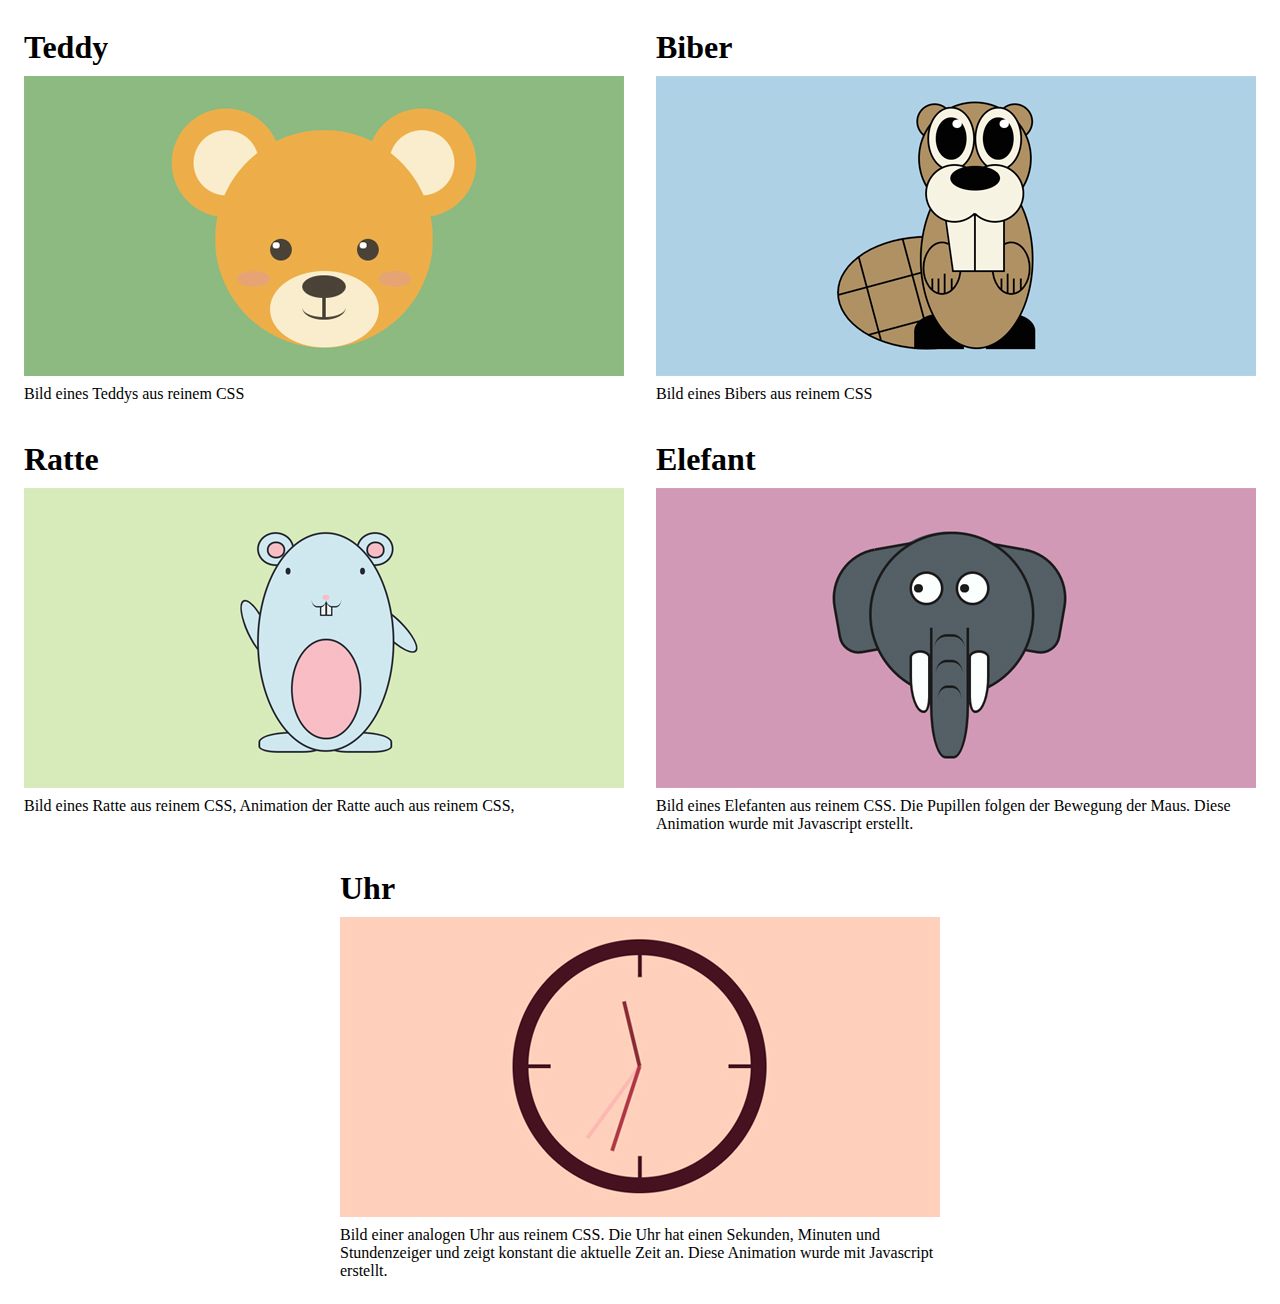
<file: index.html>
<!DOCTYPE html>
<html>
	<head>
		<link rel="stylesheet" type="text/css" href="stylesheet.css">
		<meta charset="utf-8">
		<title>Showcase</title>
	</head>
	<body>
		<div class="items">
			<div class="item">
				<h1>Teddy</h1>
				<a target="_blank" rel="noopener noreferrer" href="Teddy/index.html"><img src="images/Teddy.jpg"></a>
				<p>Bild eines Teddys aus reinem CSS</p>
			</div>

			<div class="item">
				<h1>Biber</h1>
				<a target="_blank" rel="noopener noreferrer" href="Beaver/index.html"><img src="images/Biber.jpg"></a>
				<p>Bild eines Bibers aus reinem CSS</p>
			</div>

			<div class="item">
				<h1>Ratte</h1>
				<a target="_blank" rel="noopener noreferrer" href="Rat/index.html"><img src="images/Ratte.jpg"></a>
				<p>Bild eines Ratte aus reinem CSS, Animation der Ratte auch aus reinem CSS,</p>
			</div>

			<div class="item">
				<h1>Elefant</h1>
				<a target="_blank" rel="noopener noreferrer" href="Elephant/index.html"><img src="images/Elefant.jpg"></a>
				<p>Bild eines Elefanten aus reinem CSS. Die Pupillen folgen der Bewegung der Maus. Diese Animation wurde mit Javascript erstellt.</p>
			</div>

			<div class="item">
				<h1>Uhr</h1>
				<a target="_blank" rel="noopener noreferrer" href="animierteUhr/animierteUhr.html"><img src="images/Uhr.jpg"></a>
				<p>Bild einer analogen Uhr aus reinem CSS. Die Uhr hat einen Sekunden, Minuten und Stundenzeiger und zeigt konstant die aktuelle Zeit an. Diese Animation wurde mit Javascript erstellt.</p>
			</div>
		</div>
	</body>
</html>
</file>
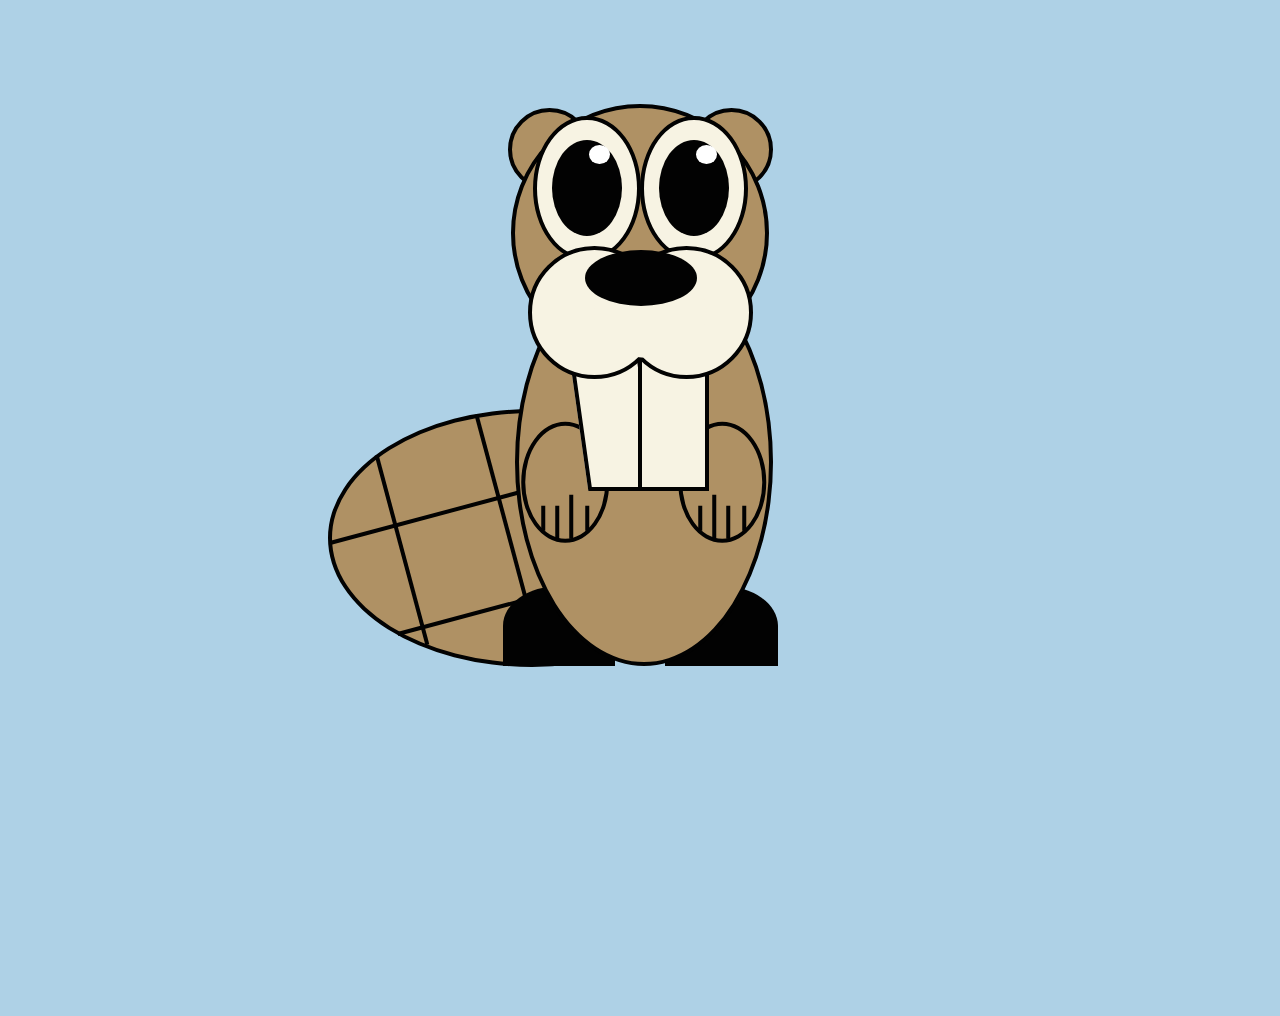
<file: Beaver/index.html>
<!DOCTYPE html>
<html>
	<head>
		<title></title>
		<link rel="stylesheet" type="text/css" href="index.css">
	</head>
	<body>
		<div class="container">
			<div class="head">
				<!-- Head -->
				<div class="headCopy"></div>

				<!-- Left Ear -->
				<div class="leftEar"></div>

				<!-- Right Ear -->
				<div class="rightEar"></div>

				<!-- Left Eye -->
				<div class="leftEye">
					<div class="pupil">
						<div class="leftReflection"></div>
					</div>
				</div>

				<!-- Right Eye -->
				<div class="rightEye">
					<div class="pupil">
						<div class="rightReflection"></div>
					</div>
				</div>

				<!-- Mouth Area -->
				<div class="rightMouthArea"></div>				
				<div class="leftMouthArea">
					<div class="mouthBorder"></div>
					<!-- Nose -->
					<div class="nose"></div>
				</div>
					<!-- Teeth -->
				<div class="leftTooth"></div>
				<div class="rightTooth"></div>

			</div>

			<div class="body">
				<!-- Body -->
				<div class="bodyCopy"></div>

				<!-- Tail -->
				<div class="tail">
					<!-- Tail Lines -->
					<div class="leftLine"></div>
					<div class="leftLineCopy"></div>
					<div class="rightLine"></div>
					<div class="rightLineCopy"></div>
				</div>

				<!-- Left Foot -->
				<div class="leftFoot"></div>

				<!-- Right Foot -->
				<div class="rightFoot"></div>

				<!-- Left Arm -->
				<div class="leftArm">
					<div class="finger1"></div>		
					<div class="finger2"></div>
					<div class="finger3"></div>
					<div class="finger4"></div>
				</div>

				<!-- Right Arm -->
				<div class="rightArm">
					<div class="finger1"></div>
					<div class="finger2Copy"></div>
					<div class="finger3Copy"></div>
					<div class="finger4"></div>
				</div>
			</div>
		</div>
	</body>
</html>
</file>
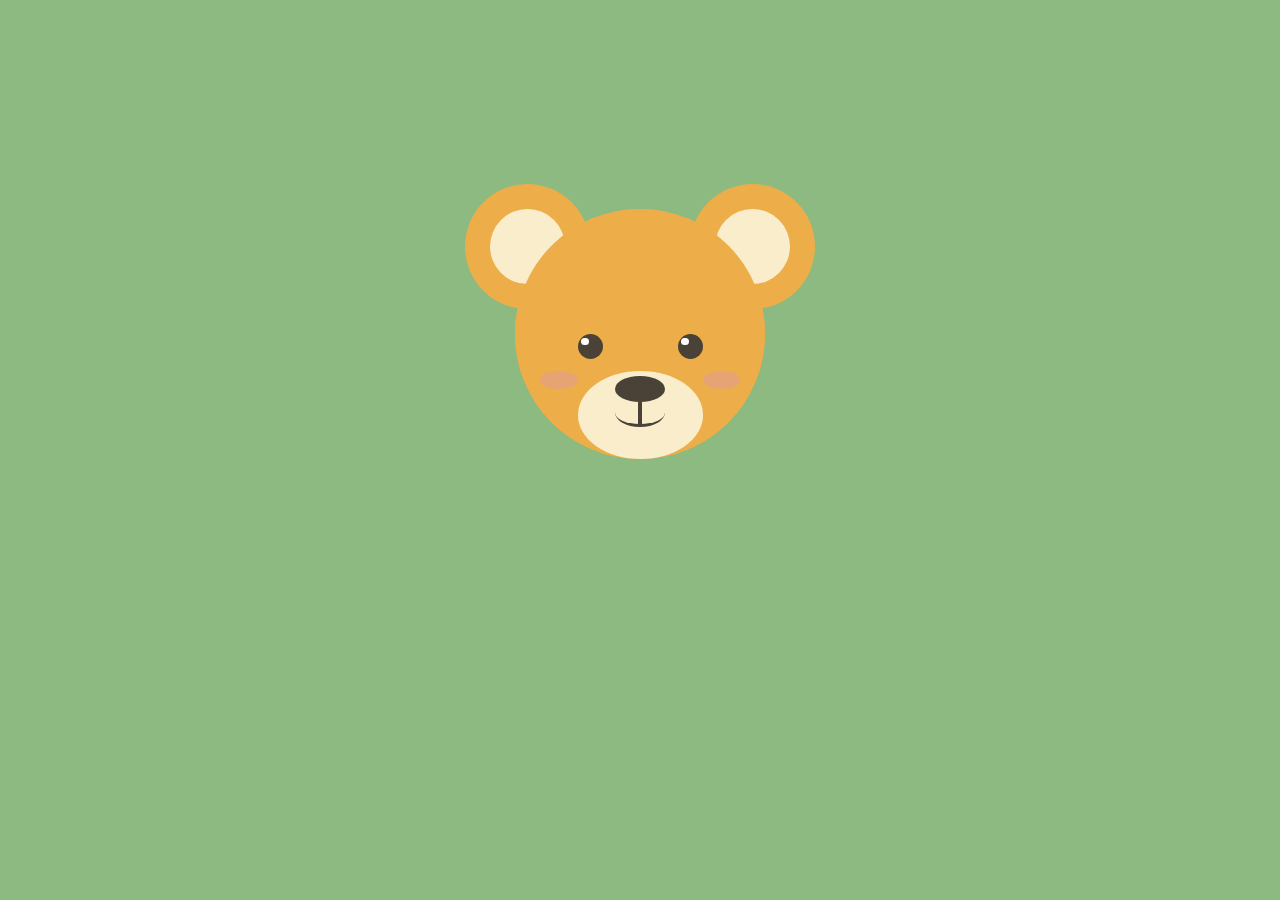
<file: Day 1 - Teddy/index.html>
<!DOCTYPE html>
<html>
	<head>
		<title>Cub</title>
		<link rel="stylesheet" type="text/css" href="index.css">
	</head>
	<body>
		<div class="container">
			<div class="head">
				<!-- Kopf -->
				<div class="headCopy"></div>

				<!-- linkes Ohr -->
				<div class="leftEar">
					<div class="innerEar"></div>
				</div>

				<!-- rechtes Ohr -->
				<div class="rightEar">
					<div class="innerEar"></div>
				</div>

				<!-- linkes Auge -->
				<div class="leftEye">
					<div class="pupil"></div>
				</div>

				<!-- rechtes Auge -->
				<div class="rightEye">
					<div class="pupil"></div>
				</div>

				<div class="blushLeft">
				</div>

				<div class="blushRight"></div>

				<!-- Mund -->
				<div class="mouthArea">
					<div class="nose"></div>
					<div class="smile"></div>
					<div class="mouth"></div>
				</div>
			</div>
		</div>
	</body>
</html>
</file>
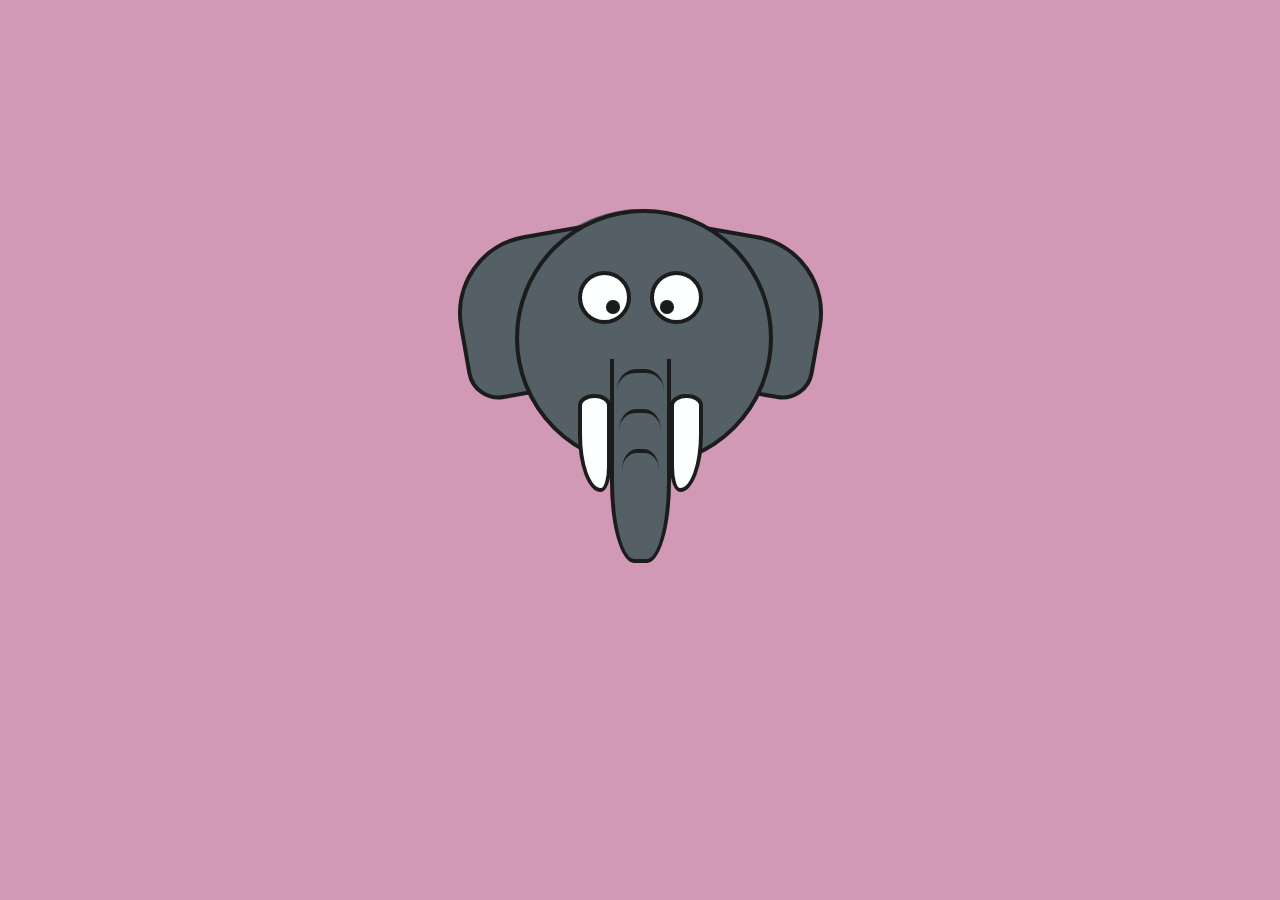
<file: Day 2 - Elephant/index.html>
<!DOCTYPE html>
<html>
	<head>
		<title>Elephant</title>
		<link rel="stylesheet" type="text/css" href="index.css">
	</head>
	<body>
		<div class="container">
			<div class="head">

				<!-- Head -->
				<div class="headCopy"></div>

				<!-- Left Ear -->
				<div class="leftEar"></div>

				<!-- Right Ear -->
				<div class="rightEar"></div>

				<!-- Left Eye -->
				<div id="leftEye">
					<div id="leftPupil"></div>
				</div>

				<!-- Right Eye -->
				<div id="rightEye">
					<div id="rightPupil"></div>
				</div>

				<!-- Nose -->
				<div class="nose">
					<div class="line1"></div>
					<div class="line2"></div>
					<div class="line3"></div>
				</div>

				<!-- Left Tooth -->
				<div class="leftTooth"></div>

				<!-- Right Tooth -->
				<div class="rightTooth"></div>
			</div>
		</div>
		<script type="text/javascript" src="index.js"></script>
	</body>
</html>
</file>
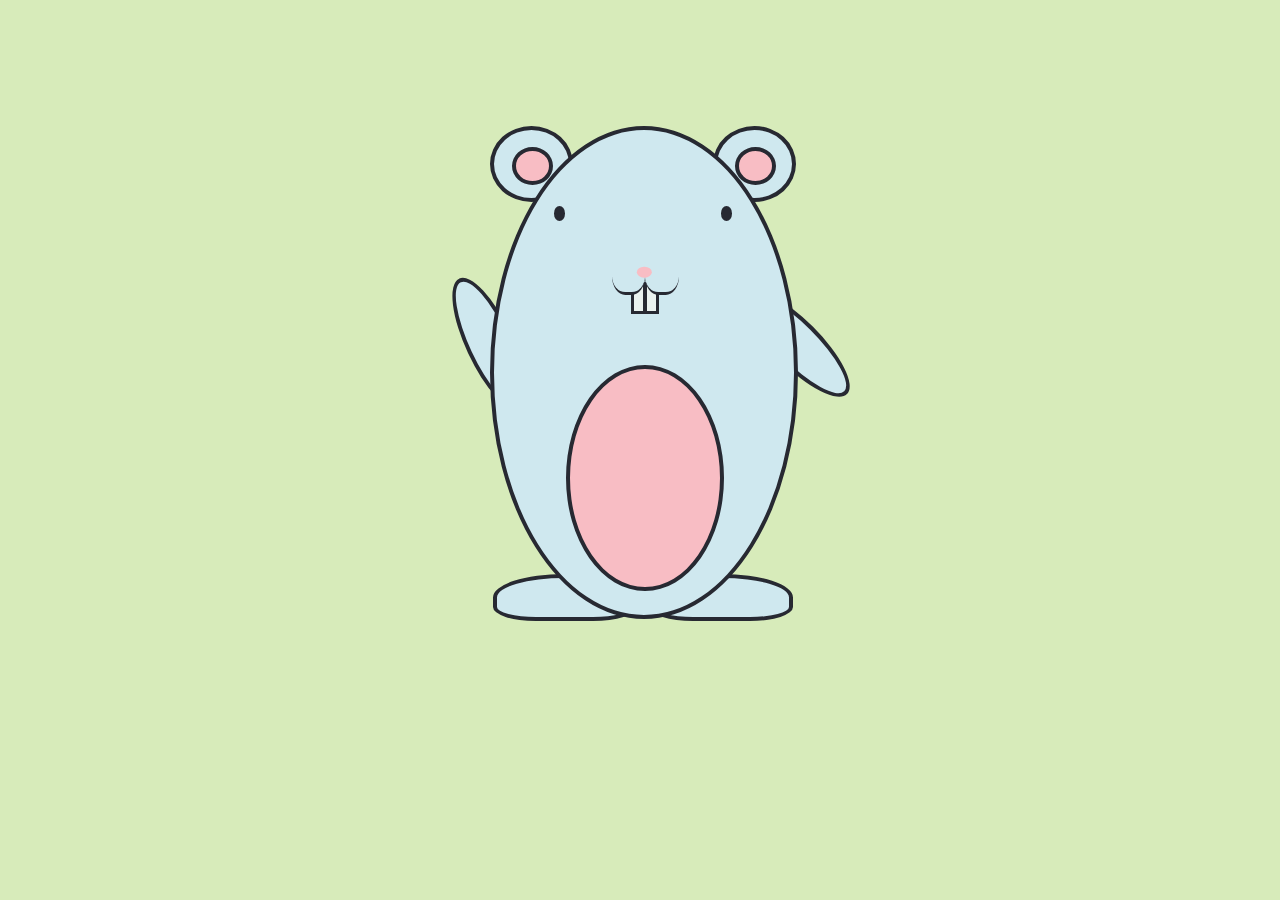
<file: Day 4 - Rat/index.html>
<!DOCTYPE html>
<html>
	<head>
		<title>Pure CSS Image - Rat</title>
		<link rel="stylesheet" type="text/css" href="index.css">
	</head>

	<body>
		<div class="container">
			<div class="body">
				<!-- Body -->
				<div class="bodyCopy">
					<div class="innerBody"></div>
				</div>

				<!-- Left Ear -->
				<div class="leftEar">
					<div class="innerEar"></div>
				</div>

				<!-- Right Ear -->
				<div class="rightEar">
					<div class="innerEar"></div>
				</div>

				<!-- Left Foot -->
				<div class="leftFoot"></div>

				<!-- Right Foot -->
				<div class="rightFoot"></div>

				<!-- Left Arm -->
				<div class="leftArm"></div>

				<!-- Right Arm -->
				<div class="rightArm"></div>

				<!-- Face: -->
				<div class="face">
					<!-- left Eye-->
					<div class="leftEye"></div>

					<!-- right Eye -->		
					<div class="rightEye"></div>

					<!-- Nose -->
					<div class="nose"></div>

					<!-- Mouth -->
					<div class="leftMouth"></div>
					<div class="leftTooth"></div>
					<div class="rightMouth"></div>	
					<div class="rightTooth"></div>
		
				</div>
			</div>
		</div>
	</body>
</html>
</file>
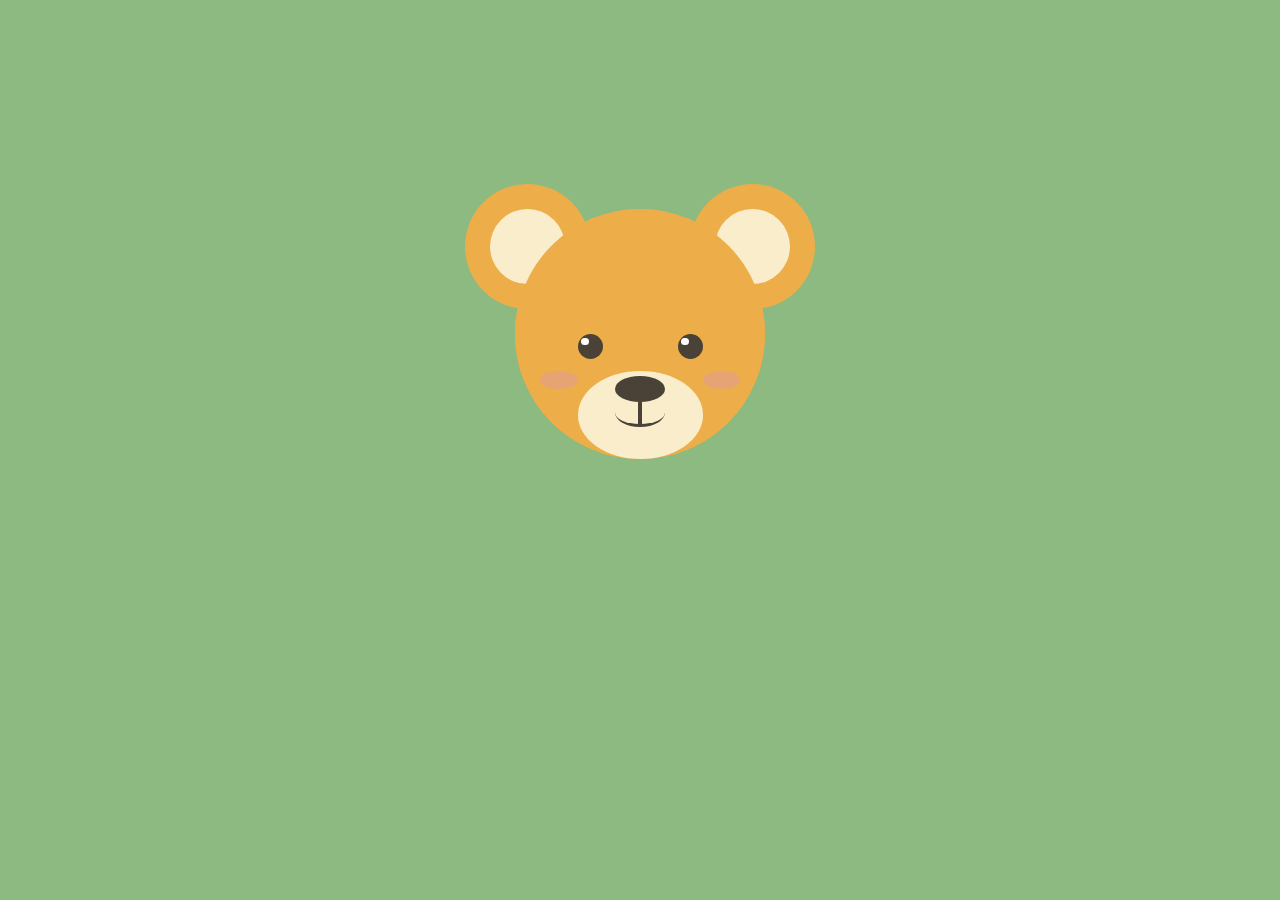
<file: Teddy/index.html>
<!DOCTYPE html>
<html>
	<head>
		<title>Teddy</title>
		<link rel="stylesheet" type="text/css" href="index.css">
	</head>
	<body>
		<div class="container">
			<div class="head">
				<!-- Kopf -->
				<div class="headCopy"></div>

				<!-- linkes Ohr -->
				<div class="leftEar">
					<div class="innerEar"></div>
				</div>

				<!-- rechtes Ohr -->
				<div class="rightEar">
					<div class="innerEar"></div>
				</div>

				<!-- linkes Auge -->
				<div class="leftEye">
					<div class="pupil"></div>
				</div>

				<!-- rechtes Auge -->
				<div class="rightEye">
					<div class="pupil"></div>
				</div>

				<div class="blushLeft">
				</div>

				<div class="blushRight"></div>

				<!-- Mund -->
				<div class="mouthArea">
					<div class="nose"></div>
					<div class="smile"></div>
					<div class="mouth"></div>
				</div>
			</div>
		</div>
	</body>
</html>
</file>
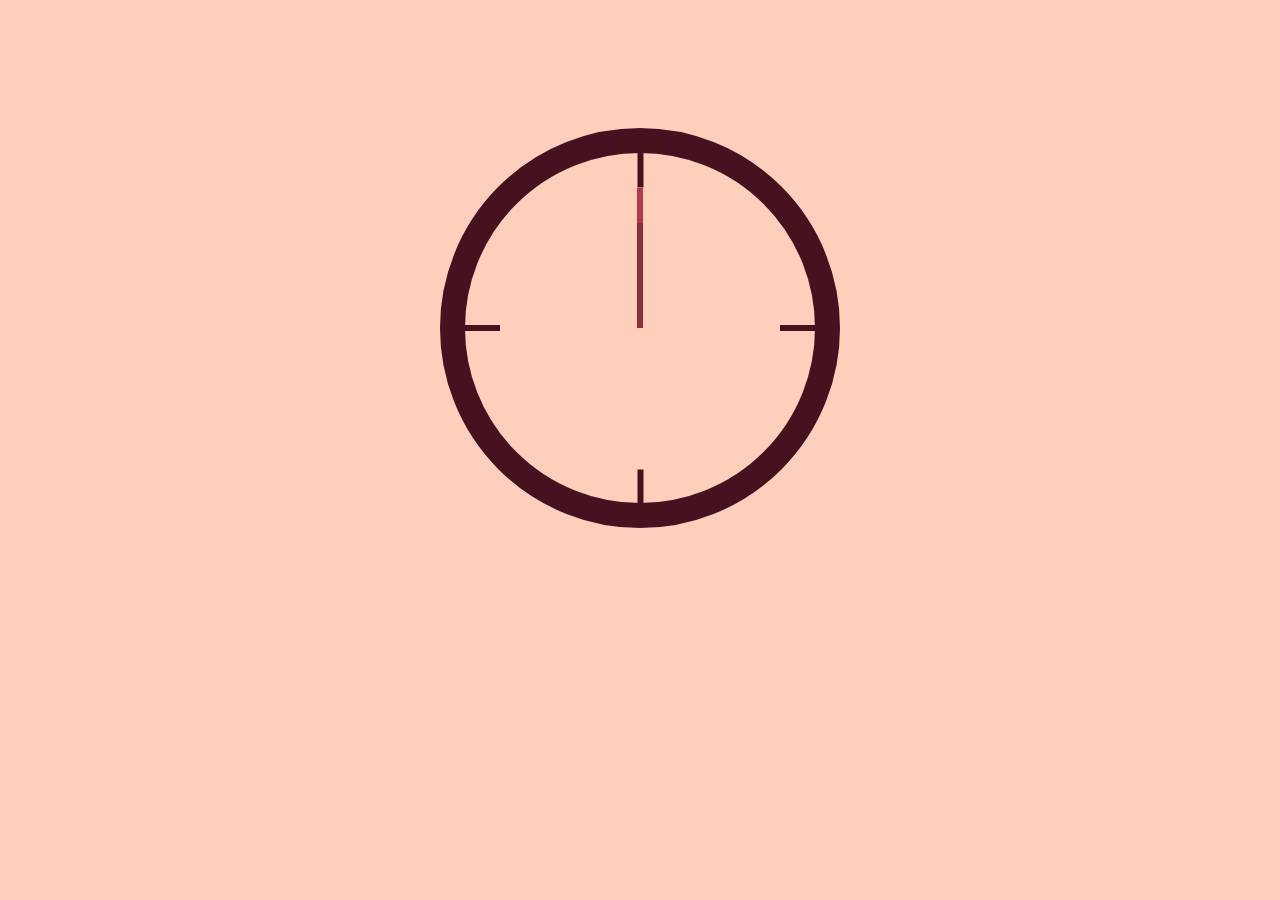
<file: animierteUhr/animierteUhr.html>
<!DOCTYPE html>
<html>
	<head>
		<title>animierte Uhr</title>
		<link rel="stylesheet" type="text/css" href="animierteUhr.css">
	</head>
	<body>
		<div class="uhr">
			<div class="rahmen">
				<div class="oberflache">
					<div class="marker"></div>
					<div class="marker"></div>
					<div class="marker"></div>
					<div class="marker"></div>
				</div>

				<div class="sekunde zeiger"></div>
				<div class="minute zeiger"></div>
				<div class="stunde zeiger"></div>
			</div>
		</div>

		<script type="text/javascript" src="animierteUhr.js"></script>
	</body>
</html>
</file>
<file: stylesheet.css>
.items{
	display: flex;
	flex-wrap: wrap;
	justify-content: space-around;
}

.item{
	width: 600px;
}

h1{
	margin-bottom: 10px;
}

p{
	margin-top: 5px;
}

@media(max-width: 650px){
	img{
		max-width: 100%;
	}
}
</file>
<file: Beaver/index.css>
body{
	background-color: #AED1E6;
}

.container{
	width: 1000px;
	height: 1000px;
	margin: auto;
	display: block;
	position: relative;
}

.head{
	width: 25%;
	height: 25%;
	border-radius: 50%;
	position: absolute;
	top: 10%;
	left: 37.5%;
}

.headCopy{
	position: absolute;
	width: 100%;
	height: 100%;
	border-radius: 50%;
	border: 4px solid #020202;
	background-color: #AF9164;
	z-index: 2;
	top: -4px;
	left: -4px;
}

.leftEar, .rightEar{
	background-color: #AF9164;
	border: 4px solid #020202;
	width: 30%;
	height: 30%;
	border-radius: 50%;
	position: absolute;
}

.leftEar{
	left: -3%;
}

.rightEar{
	right: -3%;
}

.leftEye, .rightEye{
	background-color: #F7F3E3;
	border: 4px solid #020202;
	width: 40%;
	height: 55%;
	position: absolute;
	border-radius: 50%;
	z-index: 3;
	top: 3%;
}

.leftEye{
	left: 7%;
}

.rightEye{
	right: 7%;
}

.pupil{
	background-color: #020202;
	position: absolute;
	left: 15%;
	top: 15%;
	width: 70%;
	height: 70%;
	border-radius: 50%;
}

.leftReflection, .rightReflection{
	background-color: white;
	height: 20%;
	width: 30%;
	border-radius: 50%;
	position: absolute;
	top: 5%;
	right: 16%;
}

.leftMouthArea, .rightMouthArea{
	border-radius: 50%;
	background-color: #F7F3E3;
	position: absolute;
	top: 55%;
	z-index: 6;
	border: 4px solid #020202;
}

.leftMouthArea{
	left: 5%;
	width: 50%;
	height: 50%;
}

.rightMouthArea{
	right: 5%;
	width: 50%;
	height: 50%;
}

.mouthBorder{
	background-color: #F7F3E3;
	width: 90%;
	height: 74%;
	position: absolute;
	border-radius: 50%;
	top: 13%;
	left: 50%;
}

.nose{
	background-color: #020202;
	position: absolute;
	height: 45%;
	width: 90%;
	border-radius: 50%;
	left: 42.5%;
}

.leftTooth, .rightTooth{
	background-color: #F7F3E3;
	border: 4px solid #020202;
	height: 50%;
	width: 25%;
	position: absolute;
	top: 100%;
	z-index: 5;
}

.leftTooth{
	left: 25.75%;
	transform: skew(8deg);
}

.rightTooth{
	right: 22.5%;
}

.body{
	width: 25%;
	height: 40%;
	border-radius: 50%;
	position: absolute;
	left: 37.5%;
	top: 25%;
}

.bodyCopy{
	position: absolute;
	width: 100%;
	height: 100%;
	border-radius: 50%;
	border: 4px solid #020202;
	background-color: #AF9164;
	z-index: 3;
}

.tail{
	position: absolute;
	width: 100%;
	height: 100%;
	border-radius: 50%;
	border: 4px solid #020202;
	background-color: #AF9164;
	transform: rotate(90deg);
	top: 19%;
	left: -45%;
	z-index: 1
}

.leftLine, .leftLineCopy, .rightLine, .rightLineCopy{
	background-color: #020202;
	width: 4px;
	height: 100%;
	position: absolute;
	z-index: 2;
}

.leftLine, .leftLineCopy{
	transform: rotate(-15deg);
}

.leftLine{
	left: 70%;
	height: 85%;
}

.leftLineCopy{
	left: 30%;
	height: 102%;
}

.rightLine, .rightLineCopy{
	transform: rotate(75deg);
}

.rightLine{
	top: 58%;
	height: 49%;
	left: 54%;
}

.rightLineCopy{
	height: 65%;
	top: 23%;
	left: 50%;
}

.leftFoot, .rightFoot{
	background-color: #020202;
	height: 20%;
	width: 45%;
	border-top-left-radius: 50%;
	border-top-right-radius: 50%;
	z-index: 2;
	position: absolute;
	top: 82%;
}

.leftFoot{
	left: -5%;
}

.rightFoot{
	right: -5%;
}

.leftArm, .rightArm{
	width: 45%;
	height: 20%;
	border-radius: 50%;
	z-index: 4;
	border: 4px solid #020202;
	background-color: #AF9164;
	position: absolute;
	transform: rotate(90deg);
	top: 45%;
}

.leftArm{
	left: -4%;
}

.rightArm{
	right: -7%;
}

.finger1, .finger2, .finger3, .finger4, .finger2Copy, .finger3Copy{
	position: absolute;
	height: 4px;
	width: 22%;
	background-color: #020202;
	z-index: 5;
}

.finger1{
	right: 7%;
	bottom: 20%;
}

.finger4{
	right: 7%;
	bottom: 75%;
}

.finger3{
	right: 0;
	bottom: 38%;
	width: 29%;
}

.finger2{
	bottom: 55%;
	right: 0;
	width: 39%;
}

.finger2Copy{
	bottom: 38%;
	right: 0;
	width: 39%;
}

.finger3Copy{
	right: 0;
	bottom: 55%;
	width: 29%;
}

@media(max-width: 1024px){
	.container{
		width: 750px;
		height: 750px;
	}
	.rightTooth{
		margin-top: 1px;
	}
	.mouthBorder{
		height: 75%;
	}
}

@media(max-width: 768px){
	.container{
		width: 650px;
		height: 650px;
	}
	.mouthBorder{
		height: 76%;
	}
	.leftEye, .rightEye{
		width: 38%;
	}
	.rightTooth{
		margin-top: 0;
	}
	.leftFoot, .rightFoot{
		top: 84%;
	}
}

@media(max-width: 660px){
	.container{
		width: 550px;
		height: 550px;
	}
	.rightTooth{
		margin-top: 1px;
	}
	.mouthBorder{
		height: 77%;
	}
}

@media(max-width: 560px){
	.container{
		width: 450px;
		height: 450px;
	}
	.rightTooth{
		margin-top: 0;
	}
	.mouthBorder{
		height: 79%;
	}
}

@media(max-width: 460px){
	.container{
		width: 420px;
		height: 420px;
	}	
	.leftEye, .rightEye{
		width: 36%;
	}
	.leftEar {
		left: -7%;
	}
	.rightEar {
		right: -8%;
	}
}
</file>
<file: Day 1 - Teddy/index.css>
body{
	background-color: #8CBA80;
}

.container{
	width: 500px;
	height: 500px;
	margin: auto;
	margin-top: 10%;
	display: block;
	position: relative;
}

.head{
	background-color: #EDAE49;
	width: 50%;
	height: 50%;
	border-radius: 50%;
	position: absolute;
	top: 16.5%;
	left: 25%;
}

.headCopy{
	position: absolute;
	width: 100%;
	height: 100%;
	background-color: #EDAE49;
	border-radius: 50%;
	z-index: 2;
}

.leftEar{
	position: absolute;
	z-index: 1;
	background-color: #EDAE49;
	width: 50%;
	height: 50%;
	border-radius: 50%;
	top: -10%;
	left: -20%;
}

.rightEar{
	position: absolute;
	z-index: 1;
	background-color: #EDAE49;
	width: 50%;
	height: 50%;
	border-radius: 50%;
	top: -10%;
	right: -20%;
}

.innerEar{
	position: absolute;
	border-radius: 50%;
	background-color: #F9EDCC;
	width: 60%;
	height: 60%;
	top: 20%;
	left: 20%;
}

.leftEye{
	background-color: #4B4237;
	width: 10%;
	height: 10%;
	border-radius: 50%;
	z-index: 3;
	position: absolute;
	top: 50%;
	left: 25%;
}

.rightEye{
	background-color: #4B4237;
	width: 10%;
	height: 10%;
	border-radius: 50%;
	z-index: 3;
	position: absolute;
	top: 50%;
	right: 25%;
}

.pupil{
	background-color: white;
	position: absolute;
	width: 30%;
	height: 30%;
	top: 15%;
	left: 15%;
	border-radius: 50%;
}

.blushLeft{
	position: absolute;
	width: 15%;
	height: 7%;
	background-color: rgba(214,143,214,0.3);
	border-radius: 50%;
	z-index: 3;
	top: 65%;
	left: 10%;
}

.blushRight{
	position: absolute;
	width: 15%;
	height: 7%;
	background-color: rgba(214,143,214,0.3);
	border-radius: 50%;
	z-index: 3;
	top: 65%;
	right: 10%;
}

.mouthArea{
	z-index: 3;
	background-color: #F9EDCC;
	position: absolute;
	width: 50%;
	height: 35%;
	bottom: 0;
	left: 25%;
	border-radius: 50%;
}

.mouth{
	position: absolute;
	width: 3%;
	height: 25%;
	background-color: #4B4237;
	left: 48.5%;
	top: 35%;
}

.smile{
	position: absolute;
	border-bottom: 3px #4B4237 solid;
	width: 40%;
	height: 30%;
	left: 30%;
	top: 30%;
	border-radius: 50%;
}

.nose{
	position: absolute;
	background-color: #4B4237;
	width: 40%;
	height: 30%;
	border-radius: 50%;
	left: 30%;
	top: 5%;
}
</file>
<file: Day 2 - Elephant/index.css>
body{
	background-color: #D199B6;
}

.container{
	width: 500px;
	height: 500px;
	margin: auto;
	margin-top: 10%;
	display: block;
	position: relative;
}

.head{
	background-color: #545F66;
	width: 50%;
	height: 50%;
	border-radius: 50%;
	position: absolute;
	top: 16.5%;
	left: 25%;
}

.headCopy{
	width: 100%;
	height: 100%;
	position: absolute;
	border-radius: 50%;
	z-index: 2;
	background-color: #545F66;
	border: 4px solid #1C1C1C;
}

#leftEye{
	background-color: #FBFFFE;
	border: 4px solid #1C1C1C;
	width: 18%;
	height: 18%;
	border-radius: 50%;
	z-index: 3;
	position: absolute;
	left: 25%;
	top: 25%;
}

#leftPupil{
	background-color: #1C1C1C;
	border-radius: 50%;
	height: 30%;
	width: 30%;
	bottom: 15%;
	right: 15%;
	position: absolute;
}

#rightEye{
	background-color: #FBFFFE;
	border: 4px solid #1C1C1C;
	width: 18%;
	height: 18%;
	border-radius: 50%;
	z-index: 3;
	position: absolute;
	right: 25%;
	top: 25%;
}

#rightPupil{
	background-color: #1C1C1C;
	border-radius: 50%;
	height: 30%;
	width: 30%;
	bottom: 15%;
	left: 15%;
	position: absolute;
}

.leftTooth{
	z-index: 3;
	position: absolute;
	top: 80%;
	left: 25%;
	background-color: #FBFFFE;
	border: 4px solid #1C1C1C;
	width: 10%;
	height: 30%;
	border-radius: 0 0 40% 90%;
}

.leftTooth::before{
	background-color: #FBFFFE;
	width: 99%;
	height: 25%;
	border-radius: 50% 50% 0 0;
	border-top: 4px solid #1C1C1C;
	border-left: 4px solid #1C1C1C;
	border-right: 4px solid #1C1C1C;
	z-index: 3;
	position: absolute;
	top: -25%;
	left: -15%;
	content: "";
}

.rightTooth{
	z-index: 3;
	position: absolute;
	top: 80%;
	right: 25%;
	background-color: #FBFFFE;
	border: 4px solid #1C1C1C;
	width: 10%;
	height: 30%;
	border-radius: 0 0 90% 40%;
}

.rightTooth::before{
	background-color: #FBFFFE;
	width: 99%;
	height: 25%;
	border-radius: 50% 50% 0 0;
	border-top: 4px solid #1C1C1C;
	border-left: 4px solid #1C1C1C;
	border-right: 4px solid #1C1C1C;
	z-index: 3;
	position: absolute;
	top: -25%;
	left: -15%;
	content: "";
}

.nose{
	width: 21%;
	height: 80%;
	position: absolute;
	left: 38%;
	top: 60%;
	z-index: 3;
	border-bottom: 4px solid #1C1C1C;
	border-left: 4px solid #1C1C1C;
	border-right: 4px solid #1C1C1C;
	background-color: #545F66;
	border-radius: 0 0 40% 40%;
}

.line1{
	width: 90%;
	height: 25%;
	border-top: 4px solid #1C1C1C;
	position: absolute;
	left: 5%;
	top: 5%;
	border-radius: 40%;
}

.line2{
	width: 80%;
	height: 25%;
	border-top: 4px solid #1C1C1C;
	position: absolute;
	left: 10%;
	top: 25%;
	border-radius: 40%;
}

.line3{
	width: 70%;
	height: 25%;
	border-top: 4px solid #1C1C1C;
	position: absolute;
	left: 15%;
	top: 45%;
	border-radius: 40%;
}

.leftEar{
	width: 60%;
	height: 60%;
	background-color: #545F66;
	border: 4px solid #1C1C1C;
	border-radius: 0 0 20% 50%;
	position: absolute;
	left: -23%;
	top: 10%;
	transform: rotate(80deg);
}

.rightEar{
	width: 60%;
	height: 60%;
	background-color: #545F66;
	border: 4px solid #1C1C1C;
	border-radius: 0 0 50% 20%;
	position: absolute;
	right: -23%;
	top: 10%;
	transform: rotate(-80deg);
}

.Tooth{
	height: 100%;
	background-color: #EAF2EF;
	width: 20%;
}
</file>
<file: Day 4 - Rat/index.css>
body{
	background-color: #D7EBBA;
}

.container{
	width: 500px;
	height: 500px;
	margin: auto;
	margin-top: 10%;
	display: block;
	position: relative;
}

.body{
	position: absolute;
	width: 60%;
	height: 97%;
	border-radius: 50%;
	left: 20%;
}

.bodyCopy{
	width: 100%;
	height: 100%;
	position: absolute;
	border: 4px solid #272932;
	background-color: #CFE8EF;
	border-radius: 50%;
	z-index: 2
}

.innerBody{
	position: absolute;
	border: 4px solid #272932;
	background-color: #F8BDC4;
	height: 45%;
	width: 50%;
	border-radius: 50%;
	bottom: 5%;
	left: 24%;
	z-index: 3
}

.leftEar, .rightEar{
	width: 25%;
	height: 14%;
	border: 4px solid #272932;
	background-color: #CFE8EF;
	border-radius: 50%;
	position: absolute;
	z-index: 1;
}

.rightEar{
	right: -2%;
}

.innerEar{
	z-index: 2;
	position: absolute;
	border: 4px solid #272932;
	background-color: #F8BDC4;
	width: 45%;
	height: 45%;
	border-radius: 50%;
	top: 24%;
	left: 23.5%;
}

.leftFoot, .rightFoot{
	position: absolute;
	bottom: -2%;
	width: 45%;
	height: 8%;
	border-top-left-radius: 50%;
	border-top-right-radius: 50%;
	border-bottom-left-radius: 30%;
	border-bottom-right-radius: 30%;
	border: 4px solid #272932;
	background-color: #CFE8EF;
}

.leftFoot{
	left: 1%;
}

.rightFoot{
	right: -1%;
}

.leftArm, .rightArm{
	position: absolute;
	border-radius: 50%;
	width: 45%;
	height: 8%;
	border: 4px solid #272932;
	background-color: #CFE8EF;
	top: 40%;
}

.leftArm{
	transform: rotate(65deg);
	left: -24%;
	animation: wink 9s;
}

@keyframes wink{
	from{
		transform: rotate(-65deg);
	}
	to{
		transform: rotate(65deg);
	}
}

.rightArm{
	transform: rotate(45deg);
	right: -26%;
}

.face{
	width: 74%;
	height: 30%;
	z-index: 10;
	position: absolute;
	left: 14%;
	top: 15%;
}

.leftEye, .rightEye{
	background-color: #272932;
	position: absolute;
	border-radius: 50%;
	height: 10%;
	width: 5%;
	top: 5%;
}

.leftEye{
	left: 10%;
}

.rightEye{
	right: 10%;
}

.nose{
	height: 10%;
	width: 5%;
	position: absolute;
	background-color: #F8BDC4;
	border-radius: 50%;
	transform: rotate(90deg);
	left: 48%;
	top: 45%;
	z-index: 3;
}

.leftMouth, .rightMouth{
	border-radius: 40%;
	border-bottom: 3px solid #272932;
	width: 15%;
	height: 30%;
	position: absolute;
	top: 34%;
	background-color: #CFE8EF;
	z-index: 2;
}

.leftMouth{
	left: 36%;
}

.rightMouth{
	right: 34%;
}

.leftTooth, .rightTooth{
	height: 18%;
	background-color: #EAF2EF;
	border: 3px solid #272932;
	width: 4%;
	position: absolute;
	top: 57%;
}

.leftTooth{
	left: 44.5%;
}

.rightTooth{
	left: 50.5%;
}
</file>
<file: Teddy/index.css>
body{
	background-color: #8CBA80;
}

.container{
	width: 500px;
	height: 500px;
	margin: auto;
	margin-top: 10%;
	display: block;
	position: relative;
}

.head{
	background-color: #EDAE49;
	width: 50%;
	height: 50%;
	border-radius: 50%;
	position: absolute;
	top: 16.5%;
	left: 25%;
}

.headCopy{
	position: absolute;
	width: 100%;
	height: 100%;
	background-color: #EDAE49;
	border-radius: 50%;
	z-index: 2;
}

.leftEar{
	position: absolute;
	z-index: 1;
	background-color: #EDAE49;
	width: 50%;
	height: 50%;
	border-radius: 50%;
	top: -10%;
	left: -20%;
}

.rightEar{
	position: absolute;
	z-index: 1;
	background-color: #EDAE49;
	width: 50%;
	height: 50%;
	border-radius: 50%;
	top: -10%;
	right: -20%;
}

.innerEar{
	position: absolute;
	border-radius: 50%;
	background-color: #F9EDCC;
	width: 60%;
	height: 60%;
	top: 20%;
	left: 20%;
}

.leftEye{
	background-color: #4B4237;
	width: 10%;
	height: 10%;
	border-radius: 50%;
	z-index: 3;
	position: absolute;
	top: 50%;
	left: 25%;
}

.rightEye{
	background-color: #4B4237;
	width: 10%;
	height: 10%;
	border-radius: 50%;
	z-index: 3;
	position: absolute;
	top: 50%;
	right: 25%;
}

.pupil{
	background-color: white;
	position: absolute;
	width: 30%;
	height: 30%;
	top: 15%;
	left: 15%;
	border-radius: 50%;
}

.blushLeft{
	position: absolute;
	width: 15%;
	height: 7%;
	background-color: rgba(214,143,214,0.3);
	border-radius: 50%;
	z-index: 3;
	top: 65%;
	left: 10%;
}

.blushRight{
	position: absolute;
	width: 15%;
	height: 7%;
	background-color: rgba(214,143,214,0.3);
	border-radius: 50%;
	z-index: 3;
	top: 65%;
	right: 10%;
}

.mouthArea{
	z-index: 3;
	background-color: #F9EDCC;
	position: absolute;
	width: 50%;
	height: 35%;
	bottom: 0;
	left: 25%;
	border-radius: 50%;
}

.mouth{
	position: absolute;
	width: 3%;
	height: 25%;
	background-color: #4B4237;
	left: 48.5%;
	top: 35%;
}

.smile{
	position: absolute;
	border-bottom: 3px #4B4237 solid;
	width: 40%;
	height: 30%;
	left: 30%;
	top: 30%;
	border-radius: 50%;
}

.nose{
	position: absolute;
	background-color: #4B4237;
	width: 40%;
	height: 30%;
	border-radius: 50%;
	left: 30%;
	top: 5%;
}

@media(max-width: 600px){
	.container{
		width: 400px;
		height: 400px;
	}
}

@media(max-width: 425px){
	.container{
		width: 350px;
		height: 350px;
	}
}

@media(max-width: 375px){
	.container{
		width: 310px;
		height: 310px;
	}
}
</file>
<file: animierteUhr/animierteUhr.css>
body{
	background-color: #FED0BB;
	box-sizing: border-box;
	margin: 0;
}

*, *:before, *:after {
	box-sizing: inherit;
}

.uhr{
	width: 400px;
	height: 400px;
	margin: auto;
	margin-top: 10%;
	border-radius: 50%;
	border: 25px solid #461220;
	position: relative;
}

.rahmen{
	width: 100%;
	height: 100%;
}

.zeiger{
	background-color: black;
	height: 6px;
	width: 40%;
	right: 50%;
	position: absolute;
	top: calc(50% - 3px);
	transform-origin: 100%;
	transform: rotate(90deg);
}

.sekunde{
	background-color: #FCB9B2;
}

.minute{
	background-color: #B23A48;
}

.stunde{
	background-color: #8C2F39;
	width: 30%;
}

.marker{
	height: 6px;
	width: 10%;
	background-color: #461220;
	position: absolute;
}

.marker:nth-child(odd){
	transform: rotate(90deg);
	left: 45%;
	top: 4%;
}

.marker:nth-child(even){
	top: calc(50% - 3px);
}

.marker:nth-child(2){
	right: 0;
}

.marker:nth-child(3){
	top: 94.5%;
}

@media(max-width: 425px){
	.uhr{
		width: 365px;
		height: 365px;
	}
}

@media(max-width: 375px){
	.uhr{
		width: 310px;
		height: 310px;
	}
}
</file>
